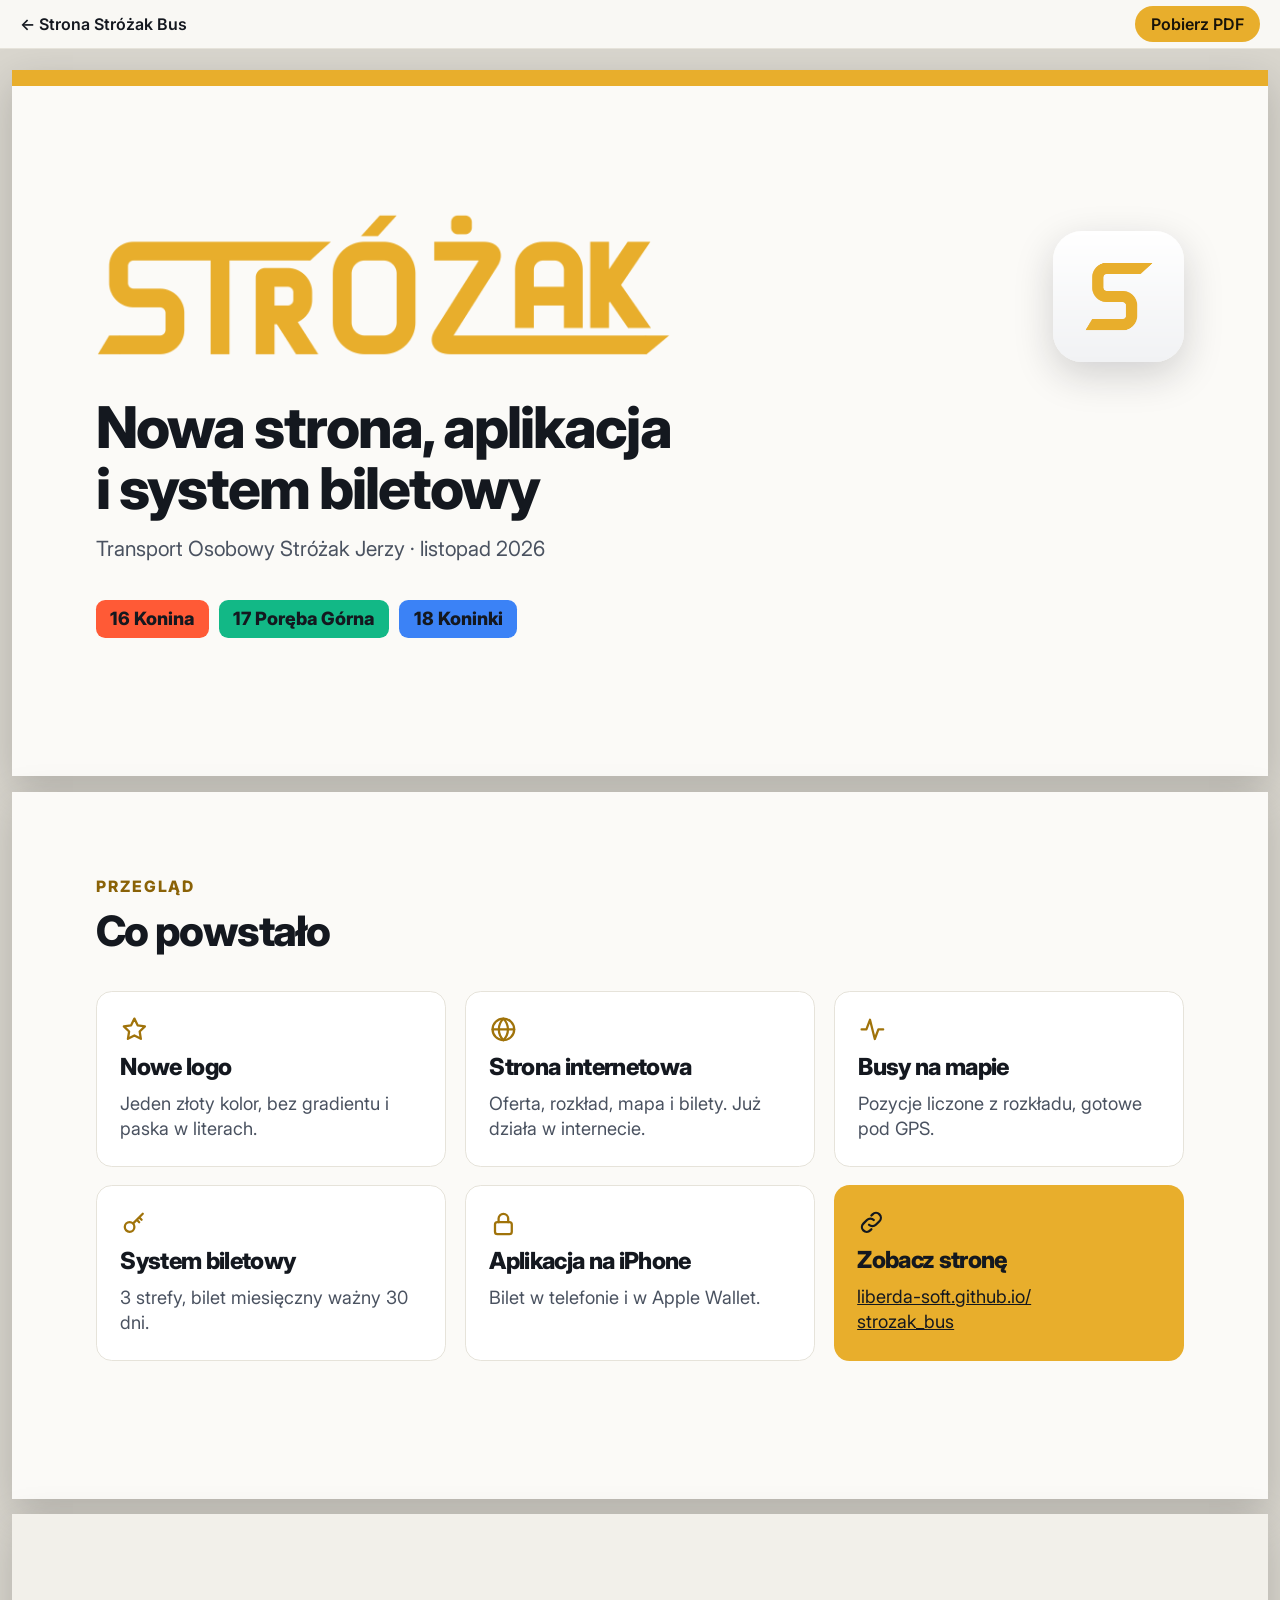
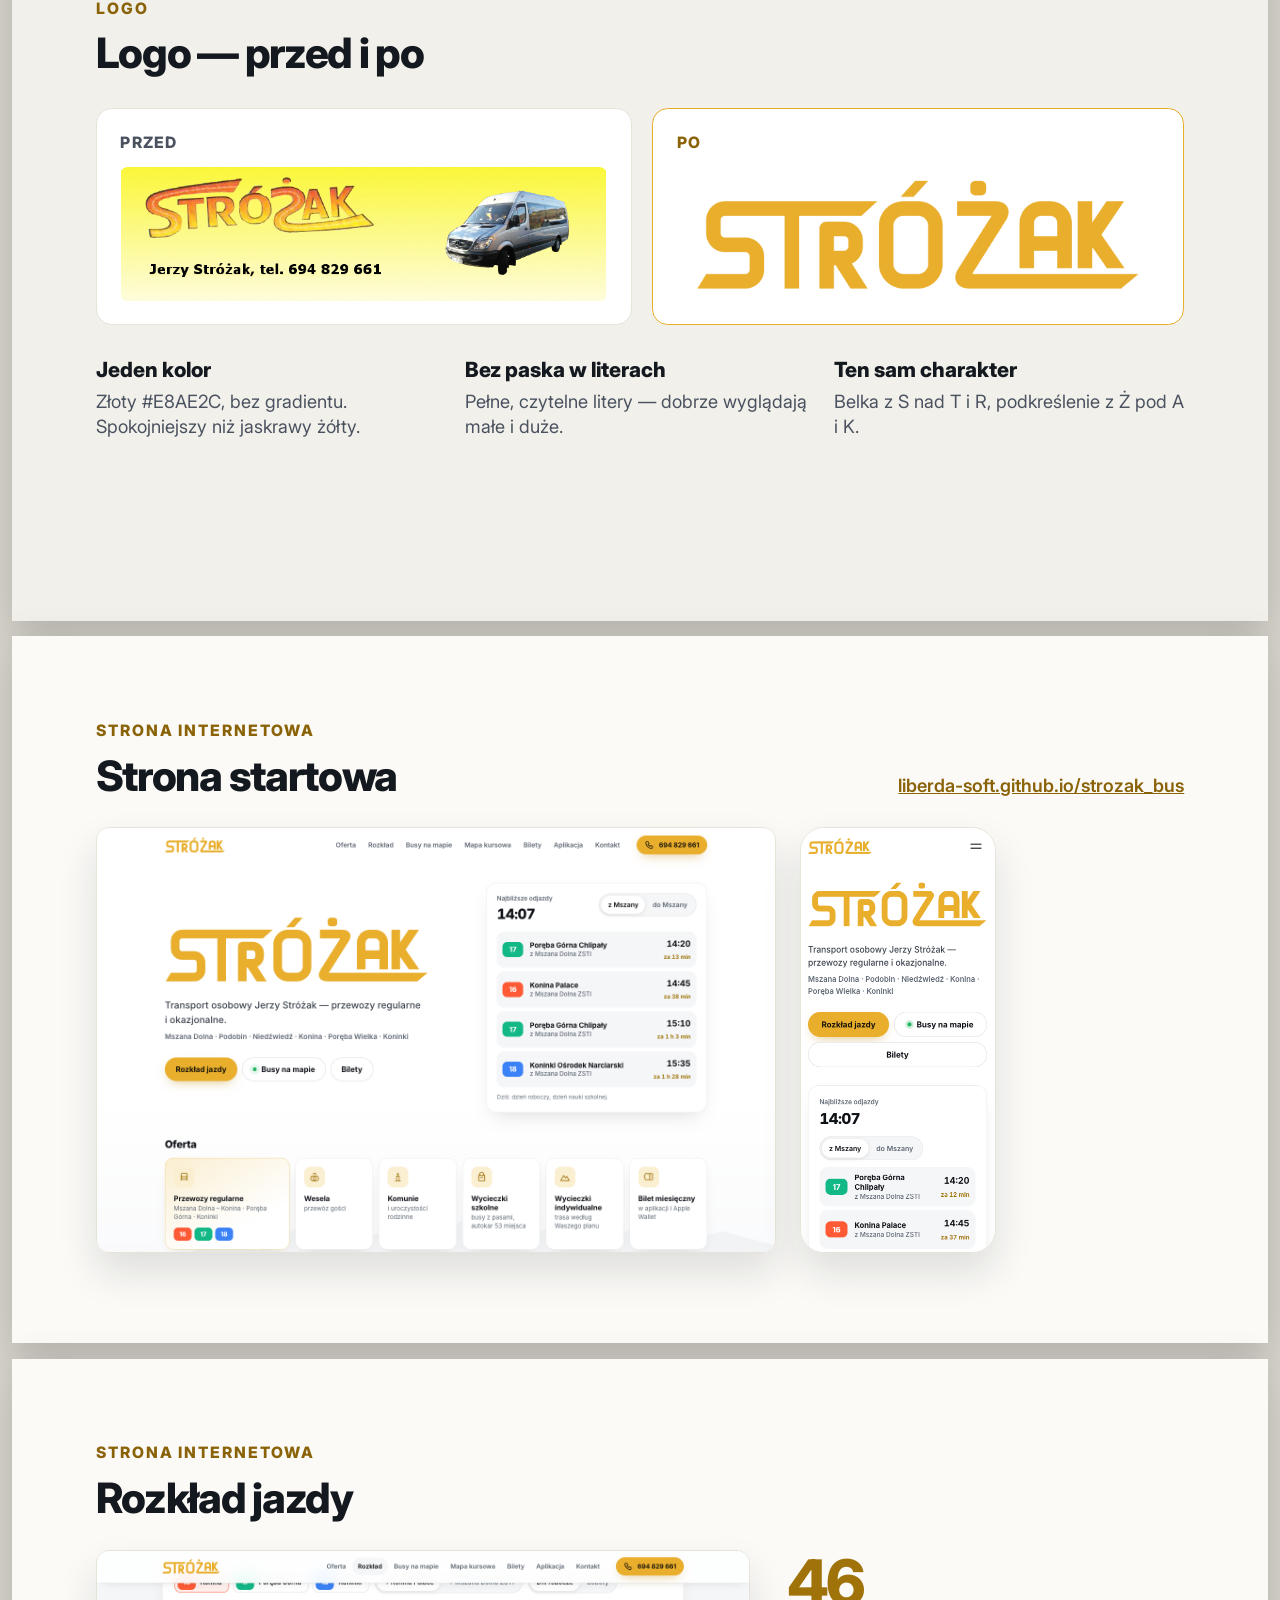
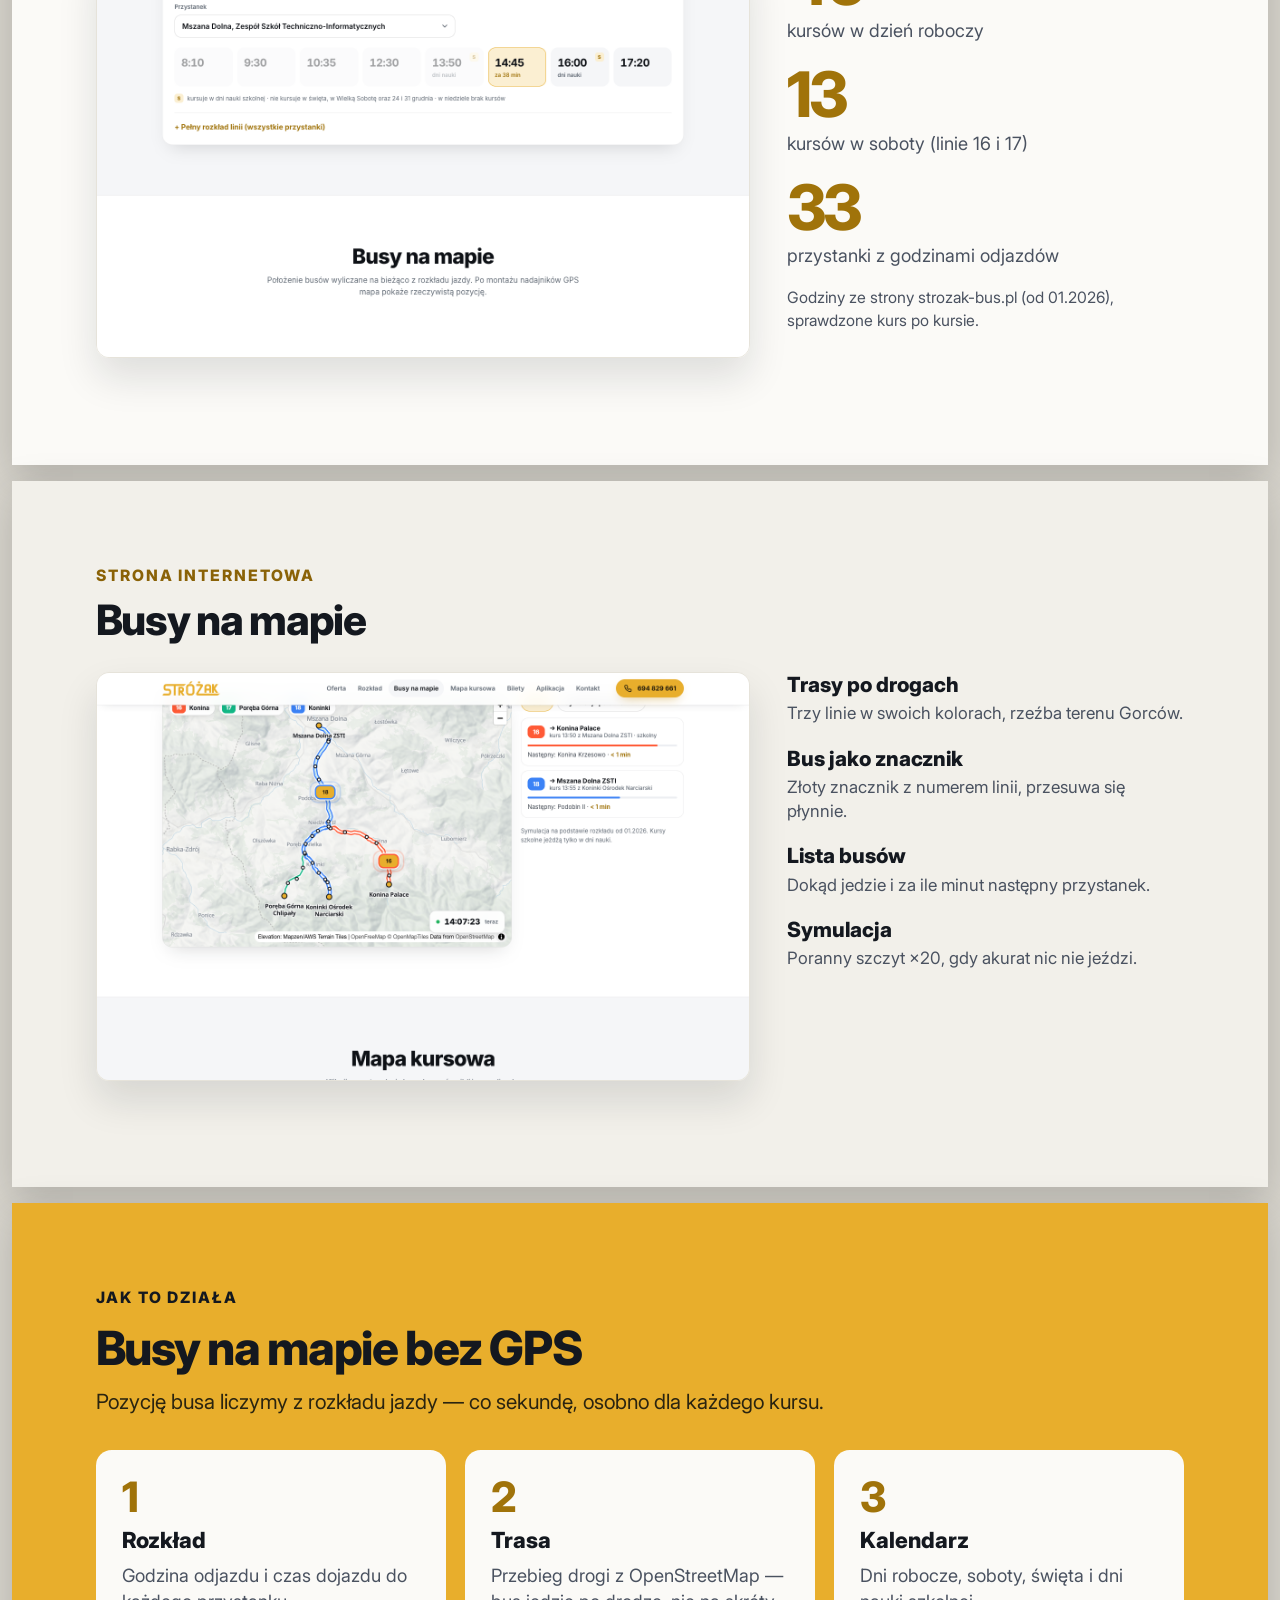
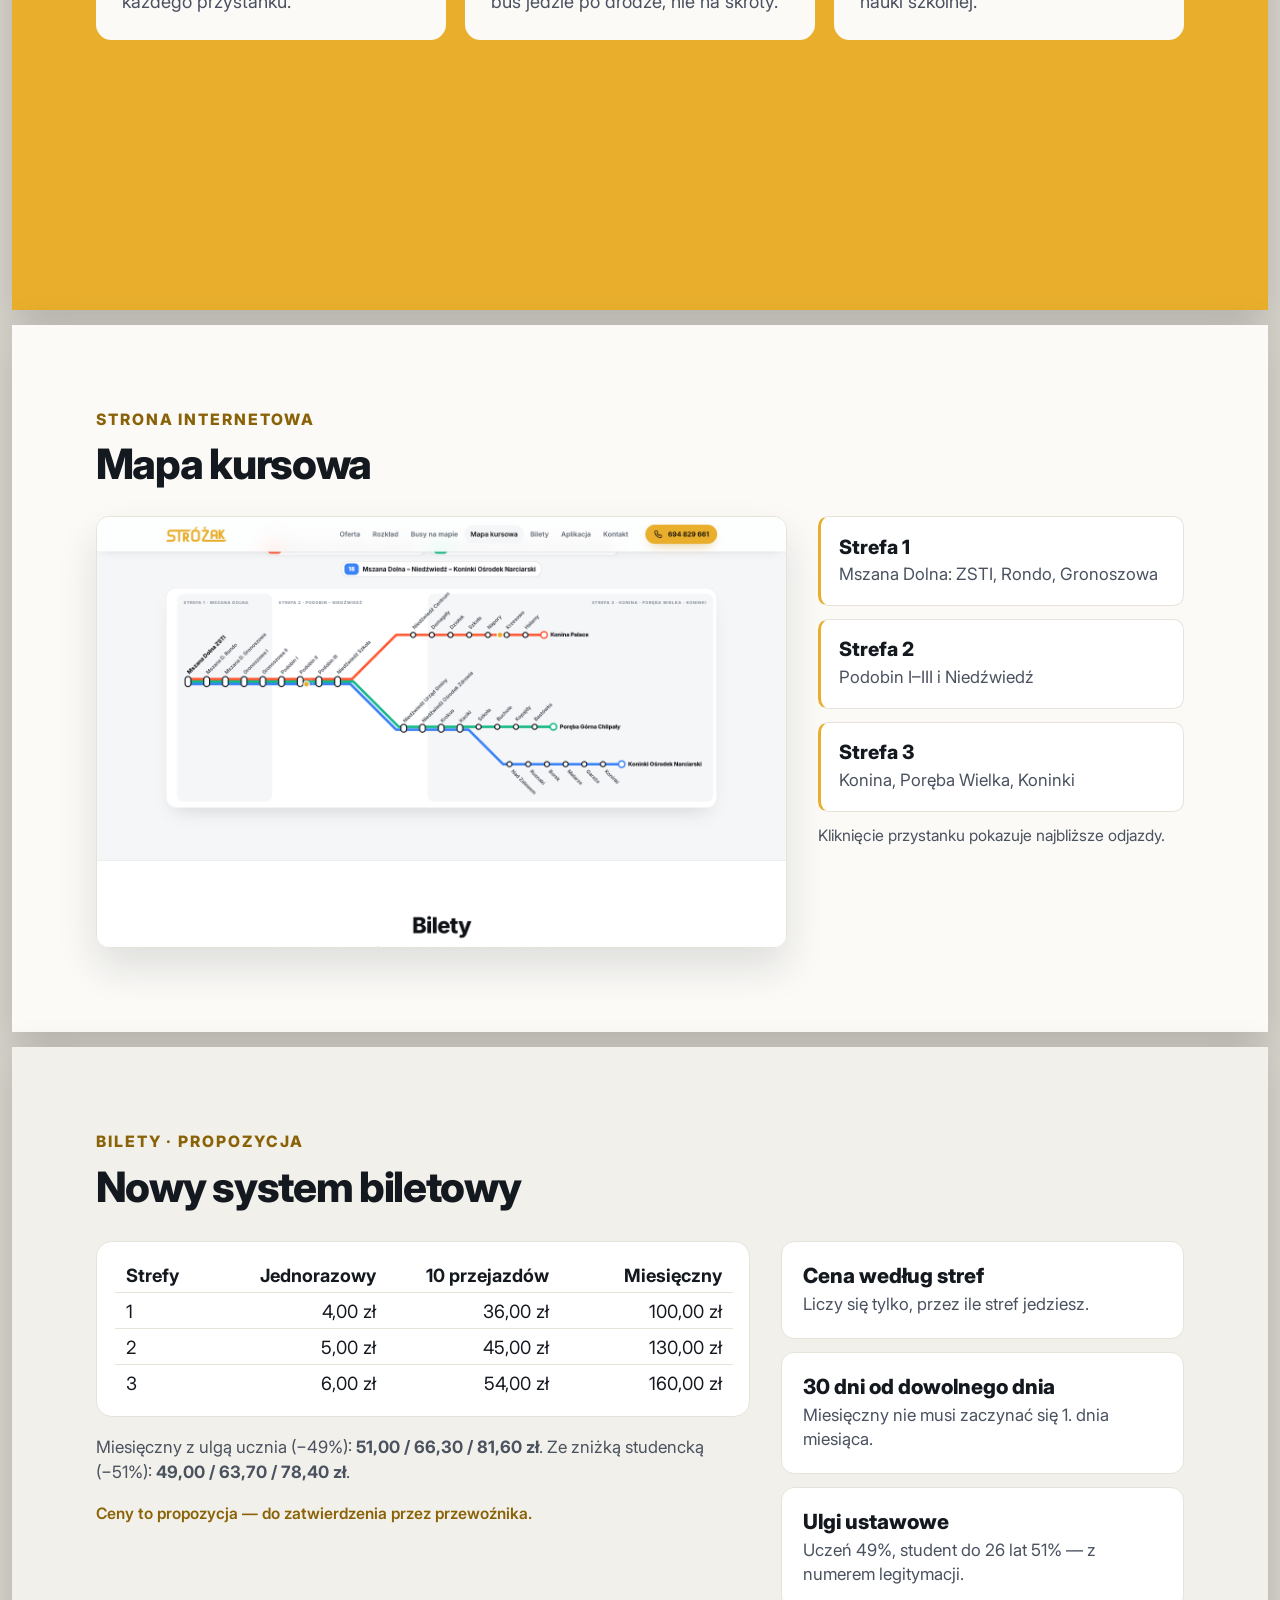
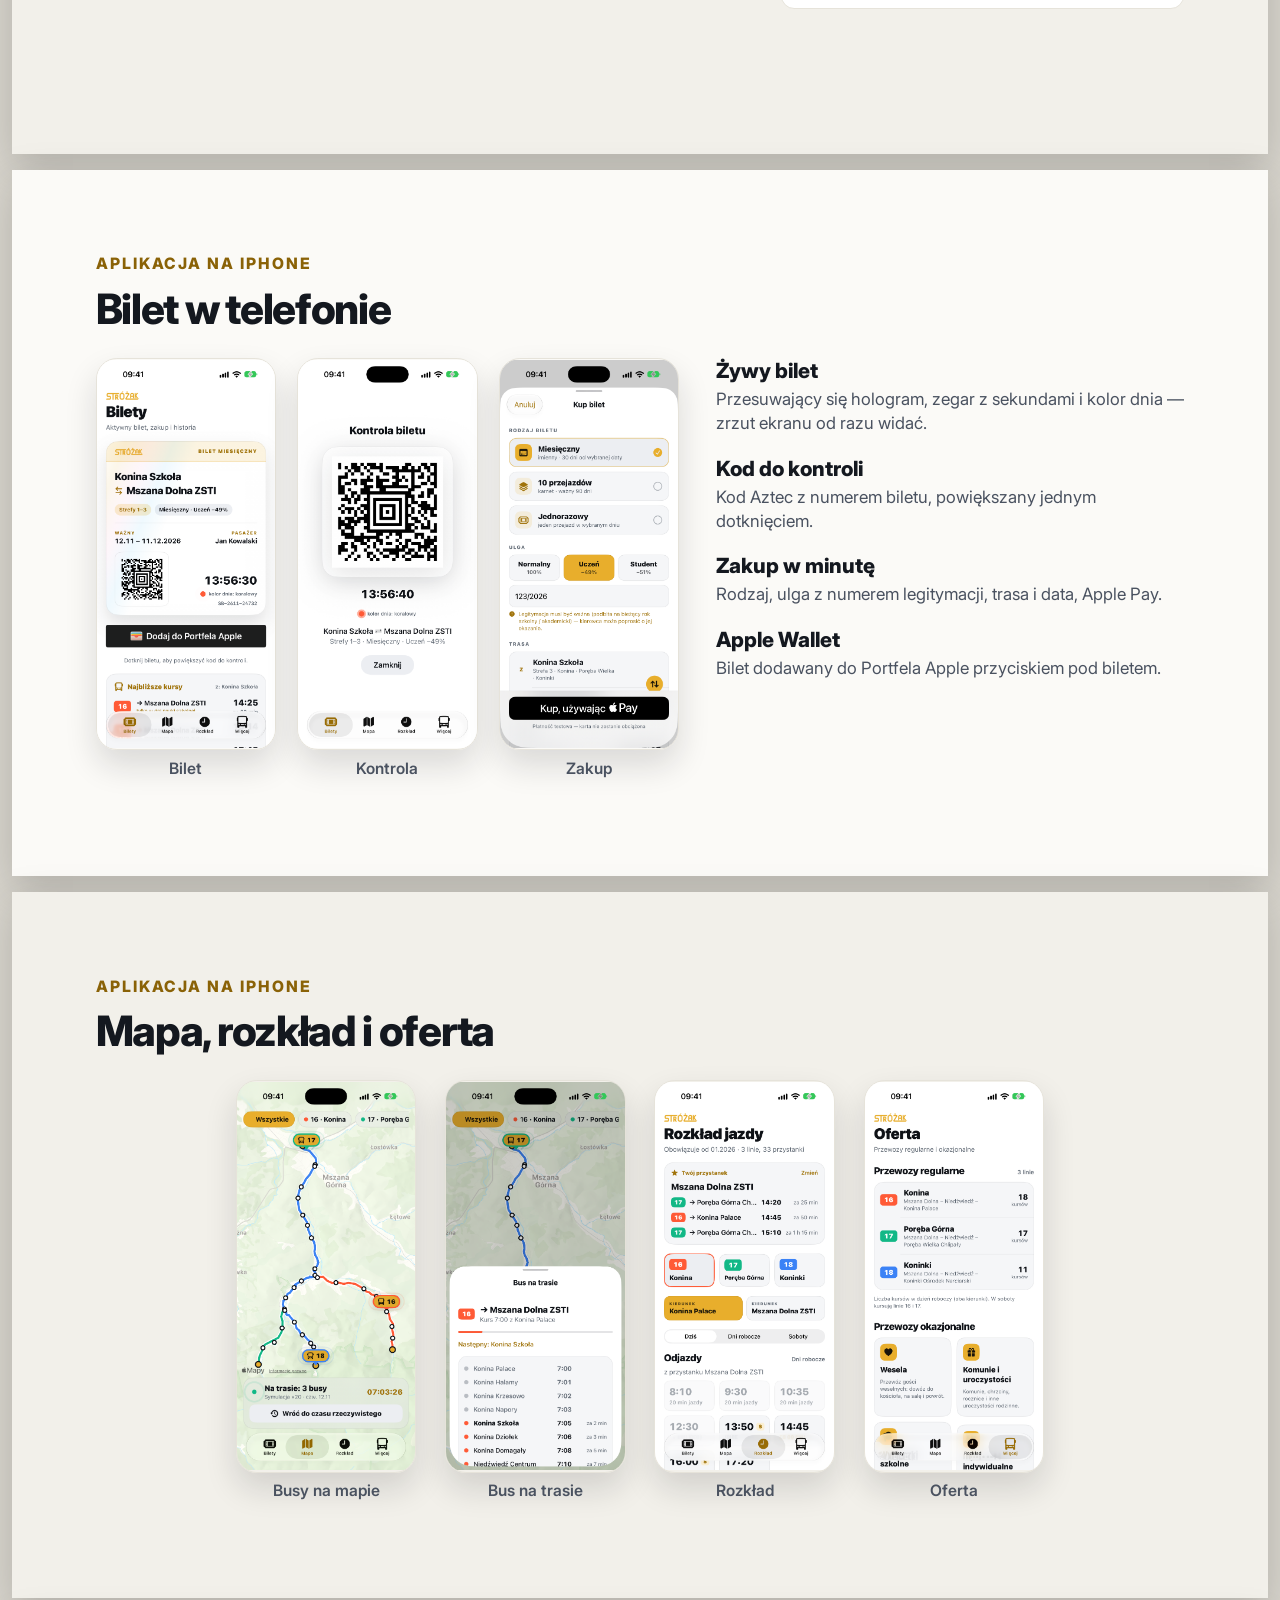
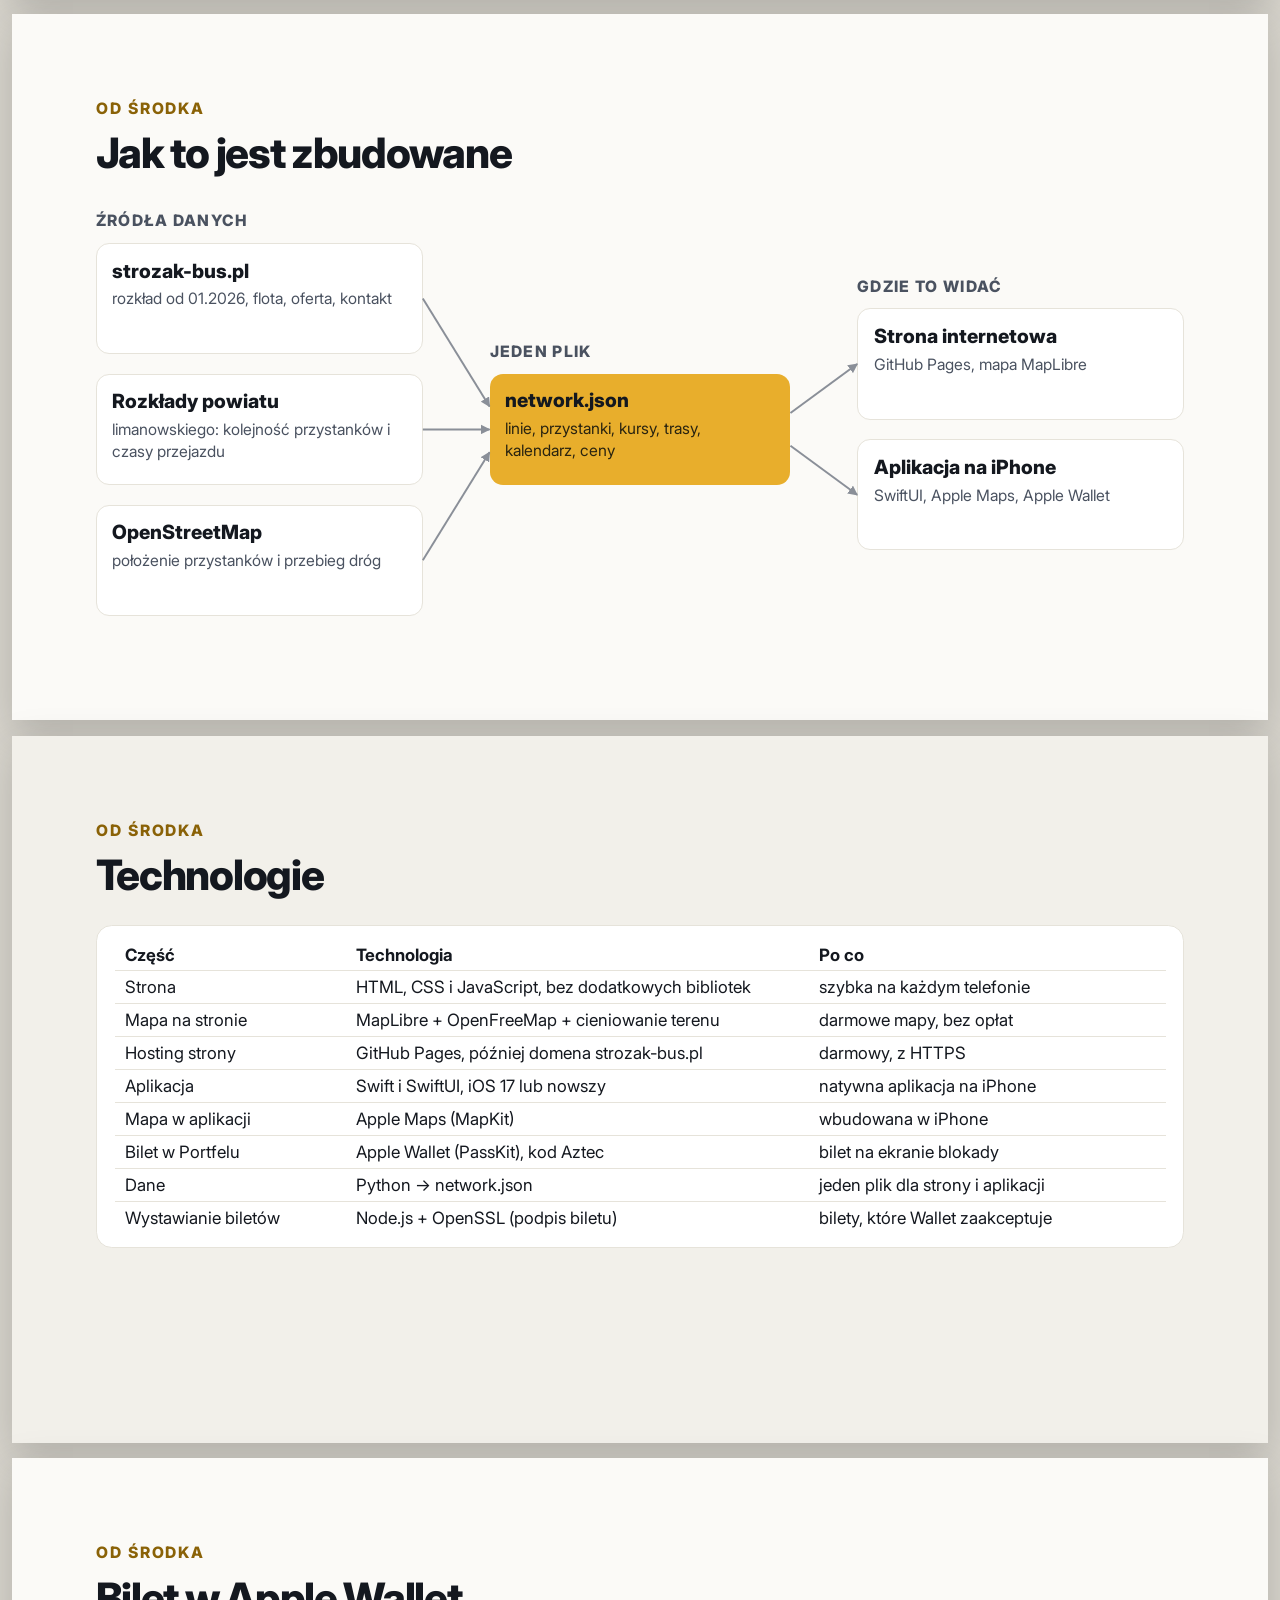
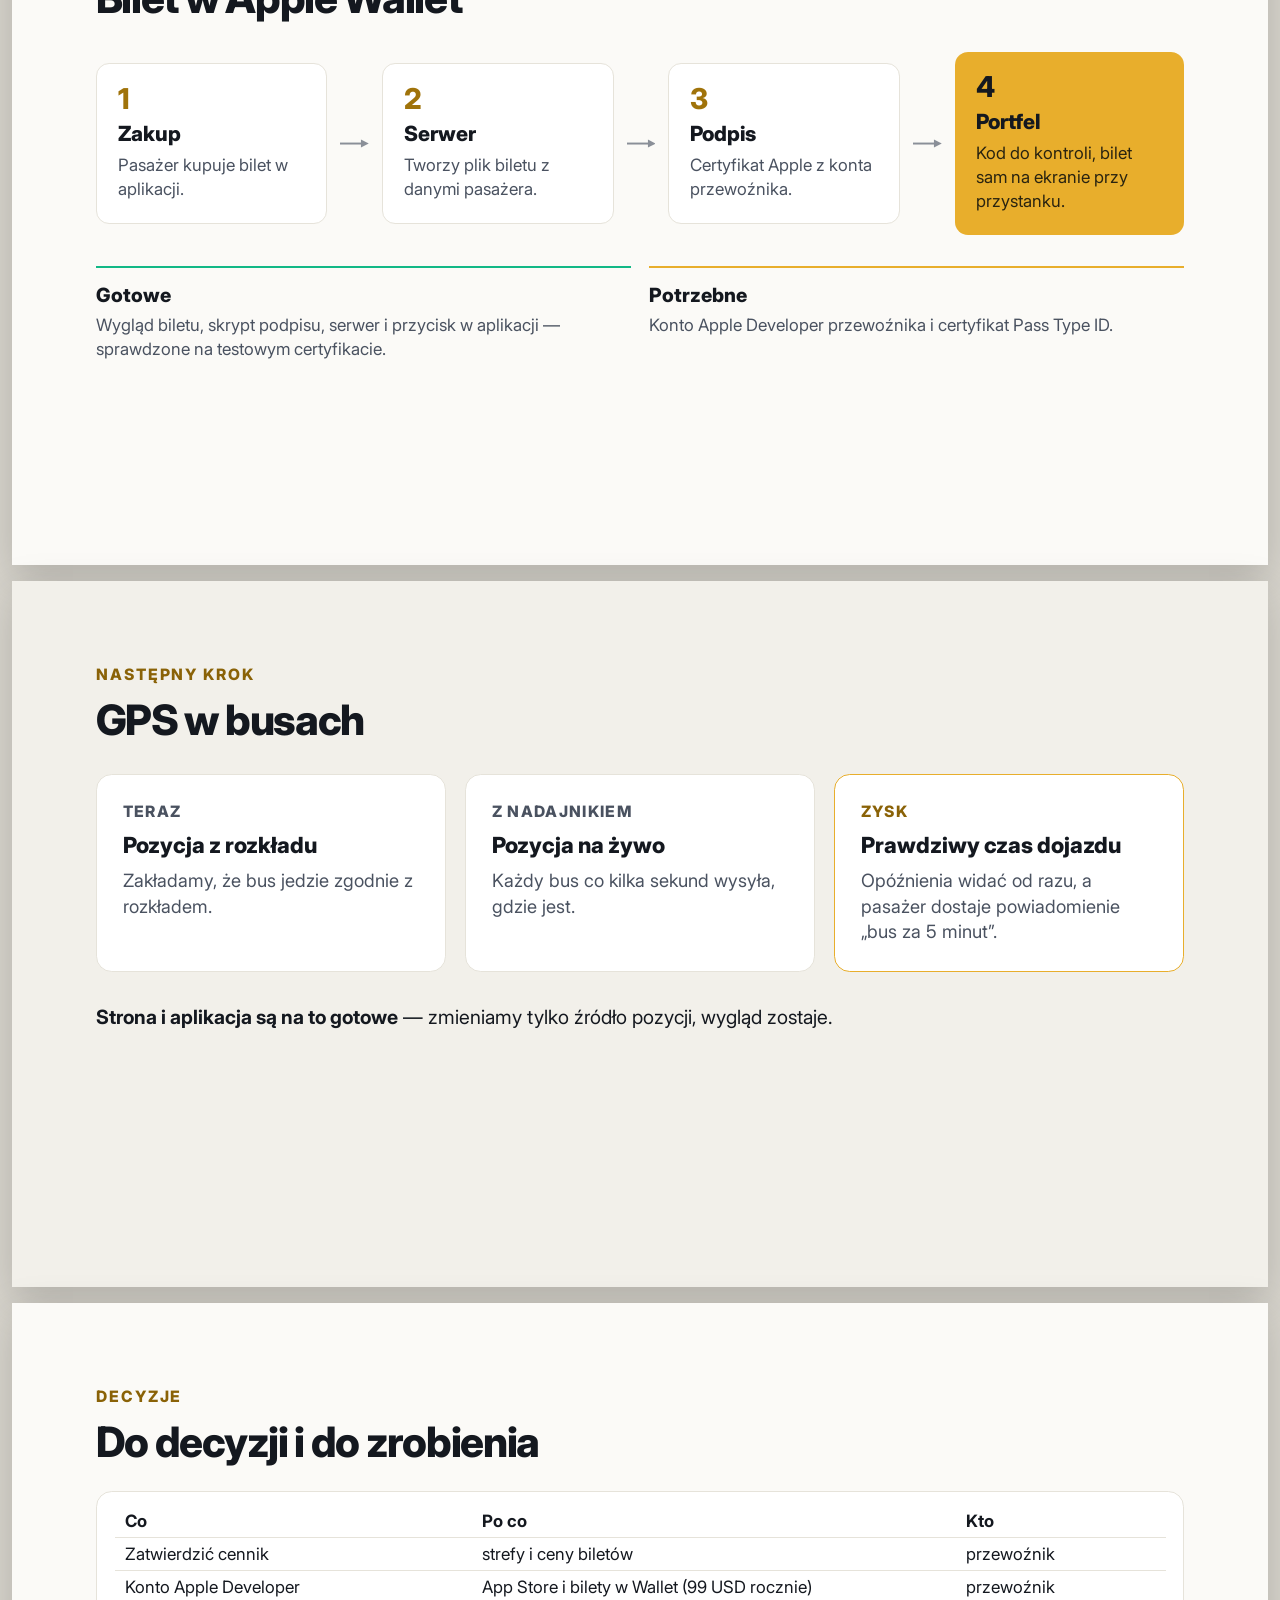
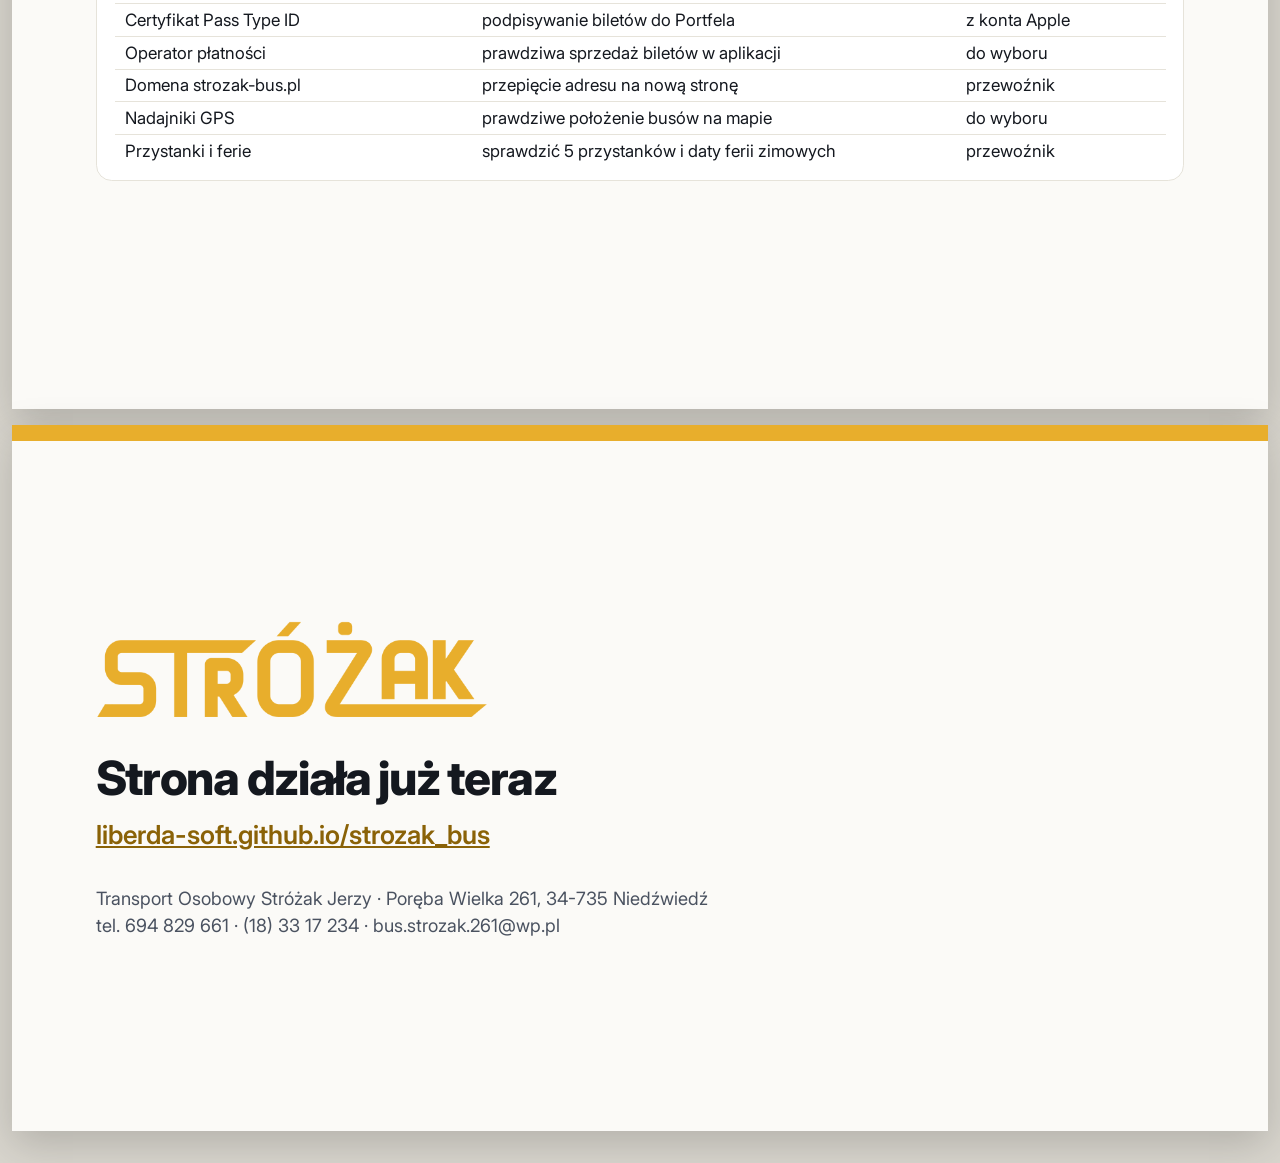
<file: prezentacja/index.html>
<!doctype html><html lang="pl"><head><meta charset="utf-8"><meta name="viewport" content="width=device-width, initial-scale=1">
<meta name="robots" content="noindex">
<link rel="icon" type="image/png" href="../assets/img/favicon.png"><title>Stróżak Bus — nowa strona i aplikacja</title><link rel="stylesheet" href="https://fonts.googleapis.com/css2?family=Inter:wght@400;600;800&display=swap"><style>
@page { size: 1920px 1080px; margin: 0; }
* { box-sizing: border-box; }
html, body { margin: 0; padding: 0; background: #d9d6ce; }
body { font-family: 'Inter', Arial, sans-serif; -webkit-print-color-adjust: exact; print-color-adjust: exact; }
.slide { position: relative; width: 1920px; height: 1080px; overflow: hidden; break-after: page; page-break-after: always; margin: 0 auto; }
.slide div:not([style*="display"]) { display: flex; flex-direction: column; }
.slide p, .slide h1, .slide h2, .slide h3, .slide ul, .slide ol { margin: 0; }
.slide h1 { font-size: 96px; font-weight: 600; line-height: 1.1; }
.slide h2 { font-size: 64px; font-weight: 600; line-height: 1.15; }
.slide h3 { font-size: 44px; font-weight: 600; line-height: 1.2; }
.slide p { font-size: 32px; line-height: 1.4; }
.slide a { color: inherit; }
.slide table { border-collapse: collapse; }
.slide th, .slide td { padding: .35em .6em; border-bottom: 1px solid #E6E3DA; }
.slide tr:last-child td { border-bottom: none; }
.slide img { display: block; flex: none; }
.overlay { position: absolute; left: 0; top: 0; width: 1920px; height: 1080px; pointer-events: none; }
@media screen { .slide { margin: 24px auto; box-shadow: 0 20px 60px rgba(0,0,0,.18); } }

@media screen {
  .bar { position: sticky; top: 0; z-index: 10; display: flex; justify-content: space-between; gap: 16px; padding: 14px 20px; background: rgba(251,250,247,.94); backdrop-filter: blur(10px); border-bottom: 1px solid #E6E3DA; font: 600 16px 'Inter', Arial, sans-serif; }
  .bar a { color: #14181F; text-decoration: none; }
  .bar a:last-child { background: #E8AE2C; color: #17130A; padding: 8px 16px; border-radius: 999px; margin: -8px 0; }
  .deck { padding: 8px 0 24px; }
}
@media print { .bar { display: none; } }</style></head><body><div class="bar"><a href="../">← Strona Stróżak Bus</a><a href="Strozak-Bus-prezentacja.pdf" download>Pobierz PDF</a></div><div class="deck"><div class="slide" id="cover" data-transition="fade" style="display:flex; flex-direction:column; gap:56px; justify-content:center; padding:128px; background:#fbfaf7">
  <div style="position:absolute; top:0; left:0; width:1920px; height:24px; display:flex; flex-direction:column; background:#e8ae2c">
  </div>
  <img src="img/strozak-logo-2400.png" alt="Logo Stróżak" style="width:880px; height:233px; object-fit:contain">
  <div style="display:flex; flex-direction:column; gap:24px">
    <h1 style="font-family:Inter, Arial, sans-serif; font-size:88px; font-weight:800; line-height:1.05; letter-spacing:-3px; color:#14181f">Nowa strona, aplikacja<br>i system biletowy</h1>
    <p style="font-family:Inter, Arial, sans-serif; font-size:32px; color:#4a5260">Transport Osobowy Stróżak Jerzy · listopad 2026</p>
  </div>
  <div style="display:flex; flex-direction:row; gap:16px">
    <p style="padding:10px 22px; font-family:Inter, Arial, sans-serif; font-size:28px; font-weight:800; color:#14181f; background:#ff5a36; border-radius:14px">16 Konina</p>
    <p style="padding:10px 22px; font-family:Inter, Arial, sans-serif; font-size:28px; font-weight:800; color:#14181f; background:#12b886; border-radius:14px">17 Poręba Górna</p>
    <p style="padding:10px 22px; font-family:Inter, Arial, sans-serif; font-size:28px; font-weight:800; color:#14181f; background:#3b82f6; border-radius:14px">18 Koninki</p>
  </div>
  <img src="img/app-icon-1024.png" alt="Ikona aplikacji Stróżak" style="position:absolute; top:246.7px; right:128px; width:200px; height:200px; border-radius:44px; box-shadow:0 20px 60px #14181f2e">
  
</div>

<div class="slide" id="overview" data-transition="fade" style="background:#FBFAF7;color:#14181F;font-family:'Inter', Arial, sans-serif;padding:128px;display:flex;flex-direction:column;gap:56px">
<div style="display:flex;flex-direction:column;gap:16px">
<p style="font-size:24px;font-weight:800;letter-spacing:3px;text-transform:uppercase;color:#8A6207">Przegląd</p>
<h2 style="font-family:'Inter', Arial, sans-serif;font-size:64px;font-weight:800;letter-spacing:-2px;line-height:1.1">Co powstało</h2>
</div>
<div style="display:grid;grid-template-columns:1fr 1fr 1fr;gap:28px">
<div style="display:flex;flex-direction:column;gap:14px;background:#FFFFFF;border:1px solid #E6E3DA;border-radius:24px;padding:36px">
<svg viewBox="0 0 24 24" style="color:#A0730A;width:44px;height:44px;flex:none" fill="none" stroke="#A0730A" stroke-width="1.9" stroke-linecap="round" stroke-linejoin="round"><path d="M12 3l2.7 5.6 6.1.9-4.4 4.3 1 6.1L12 17l-5.4 2.9 1-6.1L3.2 9.5l6.1-.9z"/></svg>
<h3 style="font-size:36px;font-weight:800;letter-spacing:-1px">Nowe logo</h3>
<p style="font-size:28px;line-height:1.4;color:#4A5260">Jeden złoty kolor, bez gradientu i paska w literach.</p>
</div>
<div style="display:flex;flex-direction:column;gap:14px;background:#FFFFFF;border:1px solid #E6E3DA;border-radius:24px;padding:36px">
<svg viewBox="0 0 24 24" style="color:#A0730A;width:44px;height:44px;flex:none" fill="none" stroke="#A0730A" stroke-width="1.9" stroke-linecap="round" stroke-linejoin="round"><circle cx="12" cy="12" r="9"/><path d="M3 12h18M12 3c2.5 2.7 3.8 5.7 3.8 9s-1.3 6.3-3.8 9c-2.5-2.7-3.8-5.7-3.8-9S9.5 5.7 12 3z"/></svg>
<h3 style="font-size:36px;font-weight:800;letter-spacing:-1px">Strona internetowa</h3>
<p style="font-size:28px;line-height:1.4;color:#4A5260">Oferta, rozkład, mapa i bilety. Już działa w internecie.</p>
</div>
<div style="display:flex;flex-direction:column;gap:14px;background:#FFFFFF;border:1px solid #E6E3DA;border-radius:24px;padding:36px">
<svg viewBox="0 0 24 24" style="color:#A0730A;width:44px;height:44px;flex:none" fill="none" stroke="#A0730A" stroke-width="1.9" stroke-linecap="round" stroke-linejoin="round"><path d="M3 12h4l3-8 4 16 3-8h4"/></svg>
<h3 style="font-size:36px;font-weight:800;letter-spacing:-1px">Busy na mapie</h3>
<p style="font-size:28px;line-height:1.4;color:#4A5260">Pozycje liczone z rozkładu, gotowe pod GPS.</p>
</div>
<div style="display:flex;flex-direction:column;gap:14px;background:#FFFFFF;border:1px solid #E6E3DA;border-radius:24px;padding:36px">
<svg viewBox="0 0 24 24" style="color:#A0730A;width:44px;height:44px;flex:none" fill="none" stroke="#A0730A" stroke-width="1.9" stroke-linecap="round" stroke-linejoin="round"><circle cx="8" cy="15" r="4"/><path d="M11 12l8-8M16 7l2 2M14 9l2 2"/></svg>
<h3 style="font-size:36px;font-weight:800;letter-spacing:-1px">System biletowy</h3>
<p style="font-size:28px;line-height:1.4;color:#4A5260">3 strefy, bilet miesięczny ważny 30 dni.</p>
</div>
<div style="display:flex;flex-direction:column;gap:14px;background:#FFFFFF;border:1px solid #E6E3DA;border-radius:24px;padding:36px">
<svg viewBox="0 0 24 24" style="color:#A0730A;width:44px;height:44px;flex:none" fill="none" stroke="#A0730A" stroke-width="1.9" stroke-linecap="round" stroke-linejoin="round"><rect x="5" y="11" width="14" height="10" rx="2"/><path d="M8 11V8a4 4 0 0 1 8 0v3"/></svg>
<h3 style="font-size:36px;font-weight:800;letter-spacing:-1px">Aplikacja na iPhone</h3>
<p style="font-size:28px;line-height:1.4;color:#4A5260">Bilet w telefonie i w Apple Wallet.</p>
</div>
<div style="display:flex;flex-direction:column;gap:14px;background:#E8AE2C;border-radius:24px;padding:36px">
<svg viewBox="0 0 24 24" style="color:#14181F;width:44px;height:44px;flex:none" fill="none" stroke="#14181F" stroke-width="1.9" stroke-linecap="round" stroke-linejoin="round"><path d="M10 14a4 4 0 0 0 5.7 0l3-3a4 4 0 0 0-5.7-5.7l-1 1M14 10a4 4 0 0 0-5.7 0l-3 3a4 4 0 0 0 5.7 5.7l1-1"/></svg>
<h3 style="font-size:36px;font-weight:800;letter-spacing:-1px;color:#14181F">Zobacz stronę</h3>
<p style="font-size:28px;line-height:1.4;color:#14181F"><a href="https://liberda-soft.github.io/strozak_bus/">liberda-soft.github.io/<br>strozak_bus</a></p>
</div>
</div>

</div>

<div class="slide" id="logo" data-transition="fade" style="background:#F2F0EA;color:#14181F;font-family:'Inter', Arial, sans-serif;padding:128px;display:flex;flex-direction:column;gap:48px">
<div style="display:flex;flex-direction:column;gap:16px">
<p style="font-size:24px;font-weight:800;letter-spacing:3px;text-transform:uppercase;color:#8A6207">Logo</p>
<h2 style="font-family:'Inter', Arial, sans-serif;font-size:64px;font-weight:800;letter-spacing:-2px;line-height:1.1">Logo — przed i po</h2>
</div>
<div style="display:flex;gap:32px">
<div style="flex:1;display:flex;flex-direction:column;gap:20px;background:#FFFFFF;border:1px solid #E6E3DA;border-radius:24px;padding:36px">
<p style="font-size:24px;font-weight:800;letter-spacing:2px;text-transform:uppercase;color:#4A5260">Przed</p>
<img src="img/old-banner.jpg" alt="Stary baner z logo Stróżak z gradientem i paskiem w literach" style="width:744px;height:204px;object-fit:contain;border-radius:12px">
</div>
<div style="flex:1;display:flex;flex-direction:column;gap:20px;background:#FFFFFF;border:2px solid #E8AE2C;border-radius:24px;padding:36px">
<p style="font-size:24px;font-weight:800;letter-spacing:2px;text-transform:uppercase;color:#8A6207">Po</p>
<div style="display:flex;align-items:center;justify-content:center;height:204px">
<img src="img/strozak-logo-2400.png" alt="Nowe logo Stróżak w jednym złotym kolorze" style="width:680px;height:180px;object-fit:contain">
</div>
</div>
</div>
<div style="display:grid;grid-template-columns:1fr 1fr 1fr;gap:28px">
<div style="display:flex;flex-direction:column;gap:10px">
<h3 style="font-size:32px;font-weight:800">Jeden kolor</h3>
<p style="font-size:28px;line-height:1.4;color:#4A5260">Złoty #E8AE2C, bez gradientu. Spokojniejszy niż jaskrawy żółty.</p>
</div>
<div style="display:flex;flex-direction:column;gap:10px">
<h3 style="font-size:32px;font-weight:800">Bez paska w literach</h3>
<p style="font-size:28px;line-height:1.4;color:#4A5260">Pełne, czytelne litery — dobrze wyglądają małe i duże.</p>
</div>
<div style="display:flex;flex-direction:column;gap:10px">
<h3 style="font-size:32px;font-weight:800">Ten sam charakter</h3>
<p style="font-size:28px;line-height:1.4;color:#4A5260">Belka z S nad T i R, podkreślenie z Ż pod A i K.</p>
</div>
</div>

</div>

<div class="slide" id="strona" data-transition="fade" style="background:#FBFAF7;color:#14181F;font-family:'Inter', Arial, sans-serif;padding:128px;display:flex;flex-direction:column;gap:44px">
<div style="display:flex;justify-content:space-between;align-items:end">
<div style="display:flex;flex-direction:column;gap:16px">
<p style="font-size:24px;font-weight:800;letter-spacing:3px;text-transform:uppercase;color:#8A6207">Strona internetowa</p>
<h2 style="font-family:'Inter', Arial, sans-serif;font-size:64px;font-weight:800;letter-spacing:-2px;line-height:1.1">Strona startowa</h2>
</div>
<p style="font-size:28px;font-weight:600;color:#8A6207"><a href="https://liberda-soft.github.io/strozak_bus/">liberda-soft.github.io/strozak_bus</a></p>
</div>
<div style="display:flex;gap:36px;align-items:start">
<img src="img/site-top.png" alt="Strona startowa na komputerze: logo, oferta i najbliższe odjazdy" style="width:1040px;height:650px;object-fit:cover;border-radius:20px;border:1px solid #E6E3DA;box-shadow:0 30px 60px rgba(20,24,31,0.12)">
<img src="img/site-mobile.png" alt="Strona startowa na telefonie" style="width:300px;height:650px;object-fit:cover;border-radius:36px;border:1px solid #E6E3DA;box-shadow:0 30px 60px rgba(20,24,31,0.12)">
</div>

</div>

<div class="slide" id="rozklad" data-transition="fade" style="background:#FBFAF7;color:#14181F;font-family:'Inter', Arial, sans-serif;padding:128px;display:flex;flex-direction:column;gap:44px">
<div style="display:flex;flex-direction:column;gap:16px">
<p style="font-size:24px;font-weight:800;letter-spacing:3px;text-transform:uppercase;color:#8A6207">Strona internetowa</p>
<h2 style="font-family:'Inter', Arial, sans-serif;font-size:64px;font-weight:800;letter-spacing:-2px;line-height:1.1">Rozkład jazdy</h2>
</div>
<div style="display:flex;gap:56px;align-items:start">
<img src="img/site-rozklad.png" alt="Rozkład jazdy na stronie: wybór linii, kierunku, dnia i przystanku" style="width:1000px;height:625px;object-fit:cover;border-radius:20px;border:1px solid #E6E3DA;box-shadow:0 30px 60px rgba(20,24,31,0.12)">
<div style="flex:1;display:flex;flex-direction:column;gap:28px">
<div style="display:flex;flex-direction:column;gap:4px">
<p style="font-size:96px;font-weight:800;letter-spacing:-4px;line-height:1.05;color:#A0730A">46</p>
<p style="font-size:28px;color:#4A5260">kursów w dzień roboczy</p>
</div>
<div style="display:flex;flex-direction:column;gap:4px">
<p style="font-size:96px;font-weight:800;letter-spacing:-4px;line-height:1.05;color:#A0730A">13</p>
<p style="font-size:28px;color:#4A5260">kursów w soboty (linie 16 i 17)</p>
</div>
<div style="display:flex;flex-direction:column;gap:4px">
<p style="font-size:96px;font-weight:800;letter-spacing:-4px;line-height:1.05;color:#A0730A">33</p>
<p style="font-size:28px;color:#4A5260">przystanki z godzinami odjazdów</p>
</div>
<p style="font-size:24px;line-height:1.45;color:#4A5260">Godziny ze strony strozak-bus.pl (od 01.2026), sprawdzone kurs po kursie.</p>
</div>
</div>

</div>

<div class="slide" id="mapa" data-transition="fade" style="background:#F2F0EA;color:#14181F;font-family:'Inter', Arial, sans-serif;padding:128px;display:flex;flex-direction:column;gap:44px">
<div style="display:flex;flex-direction:column;gap:16px">
<p style="font-size:24px;font-weight:800;letter-spacing:3px;text-transform:uppercase;color:#8A6207">Strona internetowa</p>
<h2 style="font-family:'Inter', Arial, sans-serif;font-size:64px;font-weight:800;letter-spacing:-2px;line-height:1.1">Busy na mapie</h2>
</div>
<div style="display:flex;gap:56px;align-items:start">
<img src="img/site-live.png" alt="Mapa z trasami trzech linii, przystankami i busami w trasie" style="width:1000px;height:625px;object-fit:cover;border-radius:20px;border:1px solid #E6E3DA;box-shadow:0 30px 60px rgba(20,24,31,0.12)">
<div style="flex:1;display:flex;flex-direction:column;gap:30px">
<div style="display:flex;flex-direction:column;gap:8px">
<h3 style="font-size:32px;font-weight:800">Trasy po drogach</h3>
<p style="font-size:26px;line-height:1.4;color:#4A5260">Trzy linie w swoich kolorach, rzeźba terenu Gorców.</p>
</div>
<div style="display:flex;flex-direction:column;gap:8px">
<h3 style="font-size:32px;font-weight:800">Bus jako znacznik</h3>
<p style="font-size:26px;line-height:1.4;color:#4A5260">Złoty znacznik z numerem linii, przesuwa się płynnie.</p>
</div>
<div style="display:flex;flex-direction:column;gap:8px">
<h3 style="font-size:32px;font-weight:800">Lista busów</h3>
<p style="font-size:26px;line-height:1.4;color:#4A5260">Dokąd jedzie i za ile minut następny przystanek.</p>
</div>
<div style="display:flex;flex-direction:column;gap:8px">
<h3 style="font-size:32px;font-weight:800">Symulacja</h3>
<p style="font-size:26px;line-height:1.4;color:#4A5260">Poranny szczyt ×20, gdy akurat nic nie jeździ.</p>
</div>
</div>
</div>

</div>

<div class="slide" id="jak-liczymy" data-transition="fade" style="background:#E8AE2C;color:#14181F;font-family:'Inter', Arial, sans-serif;padding:128px;display:flex;flex-direction:column;gap:52px">
<div style="display:flex;flex-direction:column;gap:20px">
<p style="font-size:24px;font-weight:800;letter-spacing:3px;text-transform:uppercase;color:#14181F">Jak to działa</p>
<h2 style="font-family:'Inter', Arial, sans-serif;font-size:72px;font-weight:800;letter-spacing:-2px;line-height:1.1">Busy na mapie bez GPS</h2>
<p style="font-size:32px;line-height:1.4;color:#2A2410">Pozycję busa liczymy z rozkładu jazdy — co sekundę, osobno dla każdego kursu.</p>
</div>
<div style="display:grid;grid-template-columns:1fr 1fr 1fr;gap:28px">
<div style="display:flex;flex-direction:column;gap:14px;background:#FBFAF7;border-radius:24px;padding:40px">
<p style="font-size:64px;font-weight:800;line-height:1;color:#A0730A">1</p>
<h3 style="font-size:34px;font-weight:800">Rozkład</h3>
<p style="font-size:28px;line-height:1.4;color:#4A5260">Godzina odjazdu i czas dojazdu do każdego przystanku.</p>
</div>
<div style="display:flex;flex-direction:column;gap:14px;background:#FBFAF7;border-radius:24px;padding:40px">
<p style="font-size:64px;font-weight:800;line-height:1;color:#A0730A">2</p>
<h3 style="font-size:34px;font-weight:800">Trasa</h3>
<p style="font-size:28px;line-height:1.4;color:#4A5260">Przebieg drogi z OpenStreetMap — bus jedzie po drodze, nie na skróty.</p>
</div>
<div style="display:flex;flex-direction:column;gap:14px;background:#FBFAF7;border-radius:24px;padding:40px">
<p style="font-size:64px;font-weight:800;line-height:1;color:#A0730A">3</p>
<h3 style="font-size:34px;font-weight:800">Kalendarz</h3>
<p style="font-size:28px;line-height:1.4;color:#4A5260">Dni robocze, soboty, święta i dni nauki szkolnej.</p>
</div>
</div>

</div>

<div class="slide" id="schemat" data-transition="fade" style="background:#FBFAF7;color:#14181F;font-family:'Inter', Arial, sans-serif;padding:128px;display:flex;flex-direction:column;gap:44px">
<div style="display:flex;flex-direction:column;gap:16px">
<p style="font-size:24px;font-weight:800;letter-spacing:3px;text-transform:uppercase;color:#8A6207">Strona internetowa</p>
<h2 style="font-family:'Inter', Arial, sans-serif;font-size:64px;font-weight:800;letter-spacing:-2px;line-height:1.1">Mapa kursowa</h2>
</div>
<div style="display:flex;gap:48px;align-items:start">
<img src="img/site-siec.png" alt="Schemat linii 16, 17 i 18 z przystankami i strefami" style="width:1056px;height:660px;object-fit:cover;border-radius:20px;border:1px solid #E6E3DA;box-shadow:0 30px 60px rgba(20,24,31,0.12)">
<div style="flex:1;display:flex;flex-direction:column;gap:20px">
<div style="display:flex;flex-direction:column;gap:6px;background:#FFFFFF;border:1px solid #E6E3DA;border-left:6px solid #E8AE2C;border-radius:16px;padding:28px">
<h3 style="font-size:30px;font-weight:800">Strefa 1</h3>
<p style="font-size:26px;line-height:1.4;color:#4A5260">Mszana Dolna: ZSTI, Rondo, Gronoszowa</p>
</div>
<div style="display:flex;flex-direction:column;gap:6px;background:#FFFFFF;border:1px solid #E6E3DA;border-left:6px solid #E8AE2C;border-radius:16px;padding:28px">
<h3 style="font-size:30px;font-weight:800">Strefa 2</h3>
<p style="font-size:26px;line-height:1.4;color:#4A5260">Podobin I–III i Niedźwiedź</p>
</div>
<div style="display:flex;flex-direction:column;gap:6px;background:#FFFFFF;border:1px solid #E6E3DA;border-left:6px solid #E8AE2C;border-radius:16px;padding:28px">
<h3 style="font-size:30px;font-weight:800">Strefa 3</h3>
<p style="font-size:26px;line-height:1.4;color:#4A5260">Konina, Poręba Wielka, Koninki</p>
</div>
<p style="font-size:24px;line-height:1.45;color:#4A5260">Kliknięcie przystanku pokazuje najbliższe odjazdy.</p>
</div>
</div>

</div>

<div class="slide" id="bilety" data-transition="fade" style="background:#F2F0EA;color:#14181F;font-family:'Inter', Arial, sans-serif;padding:128px;display:flex;flex-direction:column;gap:48px">
<div style="display:flex;flex-direction:column;gap:16px">
<p style="font-size:24px;font-weight:800;letter-spacing:3px;text-transform:uppercase;color:#8A6207">Bilety · propozycja</p>
<h2 style="font-family:'Inter', Arial, sans-serif;font-size:64px;font-weight:800;letter-spacing:-2px;line-height:1.1">Nowy system biletowy</h2>
</div>
<div style="display:flex;gap:48px;align-items:start">
<div style="display:flex;flex-direction:column;gap:28px;width:1000px">
<div style="background:#FFFFFF;border:1px solid #E6E3DA;border-radius:24px;padding:24px 28px">
<table style="font-family:'Inter', Arial, sans-serif;font-size:28px;color:#14181F;width:944px">
<tr><th style="width:18%;text-align:left">Strefy</th><th style="width:26%;text-align:right">Jednorazowy</th><th style="width:28%;text-align:right">10 przejazdów</th><th style="width:28%;text-align:right">Miesięczny</th></tr>
<tr><td>1</td><td style="text-align:right">4,00 zł</td><td style="text-align:right">36,00 zł</td><td style="text-align:right">100,00 zł</td></tr>
<tr><td>2</td><td style="text-align:right">5,00 zł</td><td style="text-align:right">45,00 zł</td><td style="text-align:right">130,00 zł</td></tr>
<tr><td>3</td><td style="text-align:right">6,00 zł</td><td style="text-align:right">54,00 zł</td><td style="text-align:right">160,00 zł</td></tr>
</table>
</div>
<p style="font-size:26px;line-height:1.45;color:#4A5260">Miesięczny z ulgą ucznia (−49%): <b>51,00 / 66,30 / 81,60 zł</b>. Ze zniżką studencką (−51%): <b>49,00 / 63,70 / 78,40 zł</b>.</p>
<p style="font-size:24px;line-height:1.45;color:#8A6207;font-weight:600">Ceny to propozycja — do zatwierdzenia przez przewoźnika.</p>
</div>
<div style="flex:1;display:flex;flex-direction:column;gap:20px">
<div style="display:flex;flex-direction:column;gap:8px;background:#FFFFFF;border:1px solid #E6E3DA;border-radius:20px;padding:32px">
<h3 style="font-size:32px;font-weight:800">Cena według stref</h3>
<p style="font-size:26px;line-height:1.4;color:#4A5260">Liczy się tylko, przez ile stref jedziesz.</p>
</div>
<div style="display:flex;flex-direction:column;gap:8px;background:#FFFFFF;border:1px solid #E6E3DA;border-radius:20px;padding:32px">
<h3 style="font-size:32px;font-weight:800">30 dni od dowolnego dnia</h3>
<p style="font-size:26px;line-height:1.4;color:#4A5260">Miesięczny nie musi zaczynać się 1. dnia miesiąca.</p>
</div>
<div style="display:flex;flex-direction:column;gap:8px;background:#FFFFFF;border:1px solid #E6E3DA;border-radius:20px;padding:32px">
<h3 style="font-size:32px;font-weight:800">Ulgi ustawowe</h3>
<p style="font-size:26px;line-height:1.4;color:#4A5260">Uczeń 49%, student do 26 lat 51% — z numerem legitymacji.</p>
</div>
</div>
</div>

</div>

<div class="slide" id="app-bilet" data-transition="fade" style="background:#FBFAF7;color:#14181F;font-family:'Inter', Arial, sans-serif;padding:128px;display:flex;flex-direction:column;gap:40px">
<div style="display:flex;flex-direction:column;gap:16px">
<p style="font-size:24px;font-weight:800;letter-spacing:3px;text-transform:uppercase;color:#8A6207">Aplikacja na iPhone</p>
<h2 style="font-family:'Inter', Arial, sans-serif;font-size:64px;font-weight:800;letter-spacing:-2px;line-height:1.1">Bilet w telefonie</h2>
</div>
<div style="display:flex;gap:56px;align-items:start">
<div style="display:flex;gap:32px">
<div style="display:flex;flex-direction:column;gap:12px;align-items:center">
<img src="img/01-bilety.png" alt="Aplikacja: aktywny bilet miesięczny z kodem i zegarem" style="width:276px;height:600px;object-fit:contain;border-radius:32px;border:1px solid #E6E3DA;box-shadow:0 24px 48px rgba(20,24,31,0.14)">
<p style="font-size:24px;font-weight:600;color:#4A5260">Bilet</p>
</div>
<div style="display:flex;flex-direction:column;gap:12px;align-items:center">
<img src="img/02-kontrola-biletu.png" alt="Aplikacja: powiększony kod biletu do kontroli" style="width:276px;height:600px;object-fit:contain;border-radius:32px;border:1px solid #E6E3DA;box-shadow:0 24px 48px rgba(20,24,31,0.14)">
<p style="font-size:24px;font-weight:600;color:#4A5260">Kontrola</p>
</div>
<div style="display:flex;flex-direction:column;gap:12px;align-items:center">
<img src="img/03-kup-bilet.png" alt="Aplikacja: zakup biletu z wyborem ulgi i trasy" style="width:276px;height:600px;object-fit:contain;border-radius:32px;border:1px solid #E6E3DA;box-shadow:0 24px 48px rgba(20,24,31,0.14)">
<p style="font-size:24px;font-weight:600;color:#4A5260">Zakup</p>
</div>
</div>
<div style="flex:1;display:flex;flex-direction:column;gap:30px">
<div style="display:flex;flex-direction:column;gap:8px">
<h3 style="font-size:32px;font-weight:800">Żywy bilet</h3>
<p style="font-size:26px;line-height:1.4;color:#4A5260">Przesuwający się hologram, zegar z sekundami i kolor dnia — zrzut ekranu od razu widać.</p>
</div>
<div style="display:flex;flex-direction:column;gap:8px">
<h3 style="font-size:32px;font-weight:800">Kod do kontroli</h3>
<p style="font-size:26px;line-height:1.4;color:#4A5260">Kod Aztec z numerem biletu, powiększany jednym dotknięciem.</p>
</div>
<div style="display:flex;flex-direction:column;gap:8px">
<h3 style="font-size:32px;font-weight:800">Zakup w minutę</h3>
<p style="font-size:26px;line-height:1.4;color:#4A5260">Rodzaj, ulga z numerem legitymacji, trasa i data, Apple Pay.</p>
</div>
<div style="display:flex;flex-direction:column;gap:8px">
<h3 style="font-size:32px;font-weight:800">Apple Wallet</h3>
<p style="font-size:26px;line-height:1.4;color:#4A5260">Bilet dodawany do Portfela Apple przyciskiem pod biletem.</p>
</div>
</div>
</div>

</div>

<div class="slide" id="app-reszta" data-transition="fade" style="background:#F2F0EA;color:#14181F;font-family:'Inter', Arial, sans-serif;padding:128px;display:flex;flex-direction:column;gap:40px">
<div style="display:flex;flex-direction:column;gap:16px">
<p style="font-size:24px;font-weight:800;letter-spacing:3px;text-transform:uppercase;color:#8A6207">Aplikacja na iPhone</p>
<h2 style="font-family:'Inter', Arial, sans-serif;font-size:64px;font-weight:800;letter-spacing:-2px;line-height:1.1">Mapa, rozkład i oferta</h2>
</div>
<div style="display:flex;gap:44px;justify-content:center">
<div style="display:flex;flex-direction:column;gap:12px;align-items:center">
<img src="img/04-mapa-na-zywo.png" alt="Aplikacja: mapa z trzema liniami i busami w trasie" style="width:276px;height:600px;object-fit:contain;border-radius:32px;border:1px solid #E6E3DA;box-shadow:0 24px 48px rgba(20,24,31,0.14)">
<p style="font-size:24px;font-weight:600;color:#4A5260">Busy na mapie</p>
</div>
<div style="display:flex;flex-direction:column;gap:12px;align-items:center">
<img src="img/05-bus-na-trasie.png" alt="Aplikacja: szczegóły busa z godzinami na kolejnych przystankach" style="width:276px;height:600px;object-fit:contain;border-radius:32px;border:1px solid #E6E3DA;box-shadow:0 24px 48px rgba(20,24,31,0.14)">
<p style="font-size:24px;font-weight:600;color:#4A5260">Bus na trasie</p>
</div>
<div style="display:flex;flex-direction:column;gap:12px;align-items:center">
<img src="img/06-rozklad.png" alt="Aplikacja: rozkład jazdy z odliczaniem minut" style="width:276px;height:600px;object-fit:contain;border-radius:32px;border:1px solid #E6E3DA;box-shadow:0 24px 48px rgba(20,24,31,0.14)">
<p style="font-size:24px;font-weight:600;color:#4A5260">Rozkład</p>
</div>
<div style="display:flex;flex-direction:column;gap:12px;align-items:center">
<img src="img/07-oferta.png" alt="Aplikacja: oferta przewozów regularnych i okazjonalnych" style="width:276px;height:600px;object-fit:contain;border-radius:32px;border:1px solid #E6E3DA;box-shadow:0 24px 48px rgba(20,24,31,0.14)">
<p style="font-size:24px;font-weight:600;color:#4A5260">Oferta</p>
</div>
</div>

</div>

<div class="slide" id="architektura" data-transition="fade" style="background:#FBFAF7;color:#14181F;font-family:'Inter', Arial, sans-serif;padding:128px;display:flex;flex-direction:column;gap:16px">
<p style="font-size:24px;font-weight:800;letter-spacing:3px;text-transform:uppercase;color:#8A6207">Od środka</p>
<h2 style="font-family:'Inter', Arial, sans-serif;font-size:64px;font-weight:800;letter-spacing:-2px;line-height:1.1">Jak to jest zbudowane</h2>
<p style="position:absolute;left:128px;top:300px;width:500px;font-size:24px;font-weight:800;letter-spacing:2px;text-transform:uppercase;color:#4A5260">Źródła danych</p>
<p style="position:absolute;left:730px;top:500px;width:460px;font-size:24px;font-weight:800;letter-spacing:2px;text-transform:uppercase;color:#4A5260">Jeden plik</p>
<p style="position:absolute;left:1292px;top:400px;width:500px;font-size:24px;font-weight:800;letter-spacing:2px;text-transform:uppercase;color:#4A5260">Gdzie to widać</p>
<div style="position:absolute;left:128px;top:350px;width:500px;height:170px;display:flex;flex-direction:column;gap:8px;background:#FFFFFF;border:1px solid #E6E3DA;border-radius:20px;padding:24px">
<h3 style="font-size:30px;font-weight:800">strozak-bus.pl</h3>
<p style="font-size:24px;line-height:1.4;color:#4A5260">rozkład od 01.2026, flota, oferta, kontakt</p>
</div>
<div style="position:absolute;left:128px;top:550px;width:500px;height:170px;display:flex;flex-direction:column;gap:8px;background:#FFFFFF;border:1px solid #E6E3DA;border-radius:20px;padding:24px">
<h3 style="font-size:30px;font-weight:800">Rozkłady powiatu</h3>
<p style="font-size:24px;line-height:1.4;color:#4A5260">limanowskiego: kolejność przystanków i czasy przejazdu</p>
</div>
<div style="position:absolute;left:128px;top:750px;width:500px;height:170px;display:flex;flex-direction:column;gap:8px;background:#FFFFFF;border:1px solid #E6E3DA;border-radius:20px;padding:24px">
<h3 style="font-size:30px;font-weight:800">OpenStreetMap</h3>
<p style="font-size:24px;line-height:1.4;color:#4A5260">położenie przystanków i przebieg dróg</p>
</div>
<div style="position:absolute;left:730px;top:550px;width:460px;height:170px;display:flex;flex-direction:column;gap:8px;background:#E8AE2C;border-radius:20px;padding:24px">
<h3 style="font-size:30px;font-weight:800;color:#14181F">network.json</h3>
<p style="font-size:24px;line-height:1.4;color:#2A2410">linie, przystanki, kursy, trasy, kalendarz, ceny</p>
</div>
<div style="position:absolute;left:1292px;top:450px;width:500px;height:170px;display:flex;flex-direction:column;gap:8px;background:#FFFFFF;border:1px solid #E6E3DA;border-radius:20px;padding:24px">
<h3 style="font-size:30px;font-weight:800">Strona internetowa</h3>
<p style="font-size:24px;line-height:1.4;color:#4A5260">GitHub Pages, mapa MapLibre</p>
</div>
<div style="position:absolute;left:1292px;top:650px;width:500px;height:170px;display:flex;flex-direction:column;gap:8px;background:#FFFFFF;border:1px solid #E6E3DA;border-radius:20px;padding:24px">
<h3 style="font-size:30px;font-weight:800">Aplikacja na iPhone</h3>
<p style="font-size:24px;line-height:1.4;color:#4A5260">SwiftUI, Apple Maps, Apple Wallet</p>
</div>






<svg class="overlay" viewBox="0 0 1920 1080"><defs><marker id="arrow" viewBox="0 0 10 10" refX="9" refY="5" markerWidth="5" markerHeight="5" orient="auto"><path d="M0 0L10 5L0 10z" fill="#8A8F98"/></marker></defs><line x1="628" y1="435" x2="730" y2="600" stroke="#8A8F98" stroke-width="3" marker-end="url(#arrow)"/><line x1="628" y1="635" x2="730" y2="635" stroke="#8A8F98" stroke-width="3" marker-end="url(#arrow)"/><line x1="628" y1="835" x2="730" y2="670" stroke="#8A8F98" stroke-width="3" marker-end="url(#arrow)"/><line x1="1190" y1="610" x2="1292" y2="535" stroke="#8A8F98" stroke-width="3" marker-end="url(#arrow)"/><line x1="1190" y1="660" x2="1292" y2="735" stroke="#8A8F98" stroke-width="3" marker-end="url(#arrow)"/></svg></div>

<div class="slide" id="technologie" data-transition="fade" style="background:#F2F0EA;color:#14181F;font-family:'Inter', Arial, sans-serif;padding:128px;display:flex;flex-direction:column;gap:40px">
<div style="display:flex;flex-direction:column;gap:16px">
<p style="font-size:24px;font-weight:800;letter-spacing:3px;text-transform:uppercase;color:#8A6207">Od środka</p>
<h2 style="font-family:'Inter', Arial, sans-serif;font-size:64px;font-weight:800;letter-spacing:-2px;line-height:1.1">Technologie</h2>
</div>
<div style="background:#FFFFFF;border:1px solid #E6E3DA;border-radius:24px;padding:20px 28px">
<table style="font-family:'Inter', Arial, sans-serif;font-size:26px;color:#14181F;width:1606px">
<tr><th style="width:22%;text-align:left">Część</th><th style="width:44%;text-align:left">Technologia</th><th style="width:34%;text-align:left">Po co</th></tr>
<tr><td>Strona</td><td>HTML, CSS i JavaScript, bez dodatkowych bibliotek</td><td>szybka na każdym telefonie</td></tr>
<tr><td>Mapa na stronie</td><td>MapLibre + OpenFreeMap + cieniowanie terenu</td><td>darmowe mapy, bez opłat</td></tr>
<tr><td>Hosting strony</td><td>GitHub Pages, później domena strozak-bus.pl</td><td>darmowy, z HTTPS</td></tr>
<tr><td>Aplikacja</td><td>Swift i SwiftUI, iOS 17 lub nowszy</td><td>natywna aplikacja na iPhone</td></tr>
<tr><td>Mapa w aplikacji</td><td>Apple Maps (MapKit)</td><td>wbudowana w iPhone</td></tr>
<tr><td>Bilet w Portfelu</td><td>Apple Wallet (PassKit), kod Aztec</td><td>bilet na ekranie blokady</td></tr>
<tr><td>Dane</td><td>Python → network.json</td><td>jeden plik dla strony i aplikacji</td></tr>
<tr><td>Wystawianie biletów</td><td>Node.js + OpenSSL (podpis biletu)</td><td>bilety, które Wallet zaakceptuje</td></tr>
</table>
</div>

</div>

<div class="slide" id="wallet" data-transition="fade" style="background:#FBFAF7;color:#14181F;font-family:'Inter', Arial, sans-serif;padding:128px;display:flex;flex-direction:column;gap:48px">
<div style="display:flex;flex-direction:column;gap:16px">
<p style="font-size:24px;font-weight:800;letter-spacing:3px;text-transform:uppercase;color:#8A6207">Od środka</p>
<h2 style="font-family:'Inter', Arial, sans-serif;font-size:64px;font-weight:800;letter-spacing:-2px;line-height:1.1">Bilet w Apple Wallet</h2>
</div>
<div style="display:flex;align-items:center;gap:20px">
<div style="flex:1;display:flex;flex-direction:column;gap:12px;background:#FFFFFF;border:1px solid #E6E3DA;border-radius:20px;padding:32px">
<p style="font-size:44px;font-weight:800;line-height:1;color:#A0730A">1</p>
<h3 style="font-size:32px;font-weight:800">Zakup</h3>
<p style="font-size:26px;line-height:1.4;color:#4A5260">Pasażer kupuje bilet w aplikacji.</p>
</div>
<svg width="44" height="20" viewBox="0 0 44 20" style="flex:none"><line x1="0" y1="10" x2="34" y2="10" stroke="#8A8F98" stroke-width="3"/><path d="M32 4 L44 10 L32 16 Z" fill="#8A8F98"/></svg>
<div style="flex:1;display:flex;flex-direction:column;gap:12px;background:#FFFFFF;border:1px solid #E6E3DA;border-radius:20px;padding:32px">
<p style="font-size:44px;font-weight:800;line-height:1;color:#A0730A">2</p>
<h3 style="font-size:32px;font-weight:800">Serwer</h3>
<p style="font-size:26px;line-height:1.4;color:#4A5260">Tworzy plik biletu z danymi pasażera.</p>
</div>
<svg width="44" height="20" viewBox="0 0 44 20" style="flex:none"><line x1="0" y1="10" x2="34" y2="10" stroke="#8A8F98" stroke-width="3"/><path d="M32 4 L44 10 L32 16 Z" fill="#8A8F98"/></svg>
<div style="flex:1;display:flex;flex-direction:column;gap:12px;background:#FFFFFF;border:1px solid #E6E3DA;border-radius:20px;padding:32px">
<p style="font-size:44px;font-weight:800;line-height:1;color:#A0730A">3</p>
<h3 style="font-size:32px;font-weight:800">Podpis</h3>
<p style="font-size:26px;line-height:1.4;color:#4A5260">Certyfikat Apple z konta przewoźnika.</p>
</div>
<svg width="44" height="20" viewBox="0 0 44 20" style="flex:none"><line x1="0" y1="10" x2="34" y2="10" stroke="#8A8F98" stroke-width="3"/><path d="M32 4 L44 10 L32 16 Z" fill="#8A8F98"/></svg>
<div style="flex:1;display:flex;flex-direction:column;gap:12px;background:#E8AE2C;border-radius:20px;padding:32px">
<p style="font-size:44px;font-weight:800;line-height:1;color:#14181F">4</p>
<h3 style="font-size:32px;font-weight:800;color:#14181F">Portfel</h3>
<p style="font-size:26px;line-height:1.4;color:#2A2410">Kod do kontroli, bilet sam na ekranie przy przystanku.</p>
</div>
</div>
<div style="display:flex;gap:28px">
<div style="flex:1;display:flex;flex-direction:column;gap:10px;border-top:4px solid #12B886;padding:24px 0 0 0">
<h3 style="font-size:30px;font-weight:800">Gotowe</h3>
<p style="font-size:26px;line-height:1.4;color:#4A5260">Wygląd biletu, skrypt podpisu, serwer i przycisk w aplikacji — sprawdzone na testowym certyfikacie.</p>
</div>
<div style="flex:1;display:flex;flex-direction:column;gap:10px;border-top:4px solid #E8AE2C;padding:24px 0 0 0">
<h3 style="font-size:30px;font-weight:800">Potrzebne</h3>
<p style="font-size:26px;line-height:1.4;color:#4A5260">Konto Apple Developer przewoźnika i certyfikat Pass Type ID.</p>
</div>
</div>

</div>

<div class="slide" id="gps" data-transition="fade" style="background:#F2F0EA;color:#14181F;font-family:'Inter', Arial, sans-serif;padding:128px;display:flex;flex-direction:column;gap:48px">
<div style="display:flex;flex-direction:column;gap:16px">
<p style="font-size:24px;font-weight:800;letter-spacing:3px;text-transform:uppercase;color:#8A6207">Następny krok</p>
<h2 style="font-family:'Inter', Arial, sans-serif;font-size:64px;font-weight:800;letter-spacing:-2px;line-height:1.1">GPS w busach</h2>
</div>
<div style="display:grid;grid-template-columns:1fr 1fr 1fr;gap:28px">
<div style="display:flex;flex-direction:column;gap:14px;background:#FFFFFF;border:1px solid #E6E3DA;border-radius:24px;padding:40px">
<p style="font-size:24px;font-weight:800;letter-spacing:2px;text-transform:uppercase;color:#4A5260">Teraz</p>
<h3 style="font-size:34px;font-weight:800">Pozycja z rozkładu</h3>
<p style="font-size:28px;line-height:1.4;color:#4A5260">Zakładamy, że bus jedzie zgodnie z rozkładem.</p>
</div>
<div style="display:flex;flex-direction:column;gap:14px;background:#FFFFFF;border:1px solid #E6E3DA;border-radius:24px;padding:40px">
<p style="font-size:24px;font-weight:800;letter-spacing:2px;text-transform:uppercase;color:#4A5260">Z nadajnikiem</p>
<h3 style="font-size:34px;font-weight:800">Pozycja na żywo</h3>
<p style="font-size:28px;line-height:1.4;color:#4A5260">Każdy bus co kilka sekund wysyła, gdzie jest.</p>
</div>
<div style="display:flex;flex-direction:column;gap:14px;background:#FFFFFF;border:2px solid #E8AE2C;border-radius:24px;padding:40px">
<p style="font-size:24px;font-weight:800;letter-spacing:2px;text-transform:uppercase;color:#8A6207">Zysk</p>
<h3 style="font-size:34px;font-weight:800">Prawdziwy czas dojazdu</h3>
<p style="font-size:28px;line-height:1.4;color:#4A5260">Opóźnienia widać od razu, a pasażer dostaje powiadomienie „bus za 5 minut”.</p>
</div>
</div>
<p style="font-size:30px;line-height:1.4;color:#14181F"><b>Strona i aplikacja są na to gotowe</b> — zmieniamy tylko źródło pozycji, wygląd zostaje.</p>

</div>

<div class="slide" id="potrzebne" data-transition="fade" style="background:#FBFAF7;color:#14181F;font-family:'Inter', Arial, sans-serif;padding:128px;display:flex;flex-direction:column;gap:40px">
<div style="display:flex;flex-direction:column;gap:16px">
<p style="font-size:24px;font-weight:800;letter-spacing:3px;text-transform:uppercase;color:#8A6207">Decyzje</p>
<h2 style="font-family:'Inter', Arial, sans-serif;font-size:64px;font-weight:800;letter-spacing:-2px;line-height:1.1">Do decyzji i do zrobienia</h2>
</div>
<div style="background:#FFFFFF;border:1px solid #E6E3DA;border-radius:24px;padding:20px 28px">
<table style="font-family:'Inter', Arial, sans-serif;font-size:26px;color:#14181F;width:1606px">
<tr><th style="width:34%;text-align:left">Co</th><th style="width:46%;text-align:left">Po co</th><th style="width:20%;text-align:left">Kto</th></tr>
<tr><td>Zatwierdzić cennik</td><td>strefy i ceny biletów</td><td>przewoźnik</td></tr>
<tr><td>Konto Apple Developer</td><td>App Store i bilety w Wallet (99 USD rocznie)</td><td>przewoźnik</td></tr>
<tr><td>Certyfikat Pass Type ID</td><td>podpisywanie biletów do Portfela</td><td>z konta Apple</td></tr>
<tr><td>Operator płatności</td><td>prawdziwa sprzedaż biletów w aplikacji</td><td>do wyboru</td></tr>
<tr><td>Domena strozak-bus.pl</td><td>przepięcie adresu na nową stronę</td><td>przewoźnik</td></tr>
<tr><td>Nadajniki GPS</td><td>prawdziwe położenie busów na mapie</td><td>do wyboru</td></tr>
<tr><td>Przystanki i ferie</td><td>sprawdzić 5 przystanków i daty ferii zimowych</td><td>przewoźnik</td></tr>
</table>
</div>

</div>

<div class="slide" id="koniec" data-transition="fade" style="background:#FBFAF7;color:#14181F;font-family:'Inter', Arial, sans-serif;padding:128px;display:flex;flex-direction:column;justify-content:center;gap:48px">
<div style="position:absolute;left:0;top:0;width:1920px;height:24px;background:#E8AE2C"></div>
<img src="img/strozak-logo-2400.png" alt="Logo Stróżak" style="width:600px;height:159px;object-fit:contain">
<div style="display:flex;flex-direction:column;gap:20px">
<h2 style="font-family:'Inter', Arial, sans-serif;font-size:72px;font-weight:800;letter-spacing:-2px;line-height:1.1">Strona działa już teraz</h2>
<p style="font-size:40px;font-weight:600;color:#8A6207"><a href="https://liberda-soft.github.io/strozak_bus/">liberda-soft.github.io/strozak_bus</a></p>
</div>
<p style="font-size:28px;line-height:1.5;color:#4A5260">Transport Osobowy Stróżak Jerzy · Poręba Wielka 261, 34-735 Niedźwiedź<br>tel. 694 829 661 · (18) 33 17 234 · bus.strozak.261@wp.pl</p>

</div>
</div><script>
  // slajdy mają stałe 1920×1080 — dopasuj je do szerokości ekranu (także na telefonie)
  const fit = () => { const z = Math.min(1, (innerWidth - 24) / 1920); document.querySelector('.deck').style.zoom = z; };
  addEventListener('resize', fit); fit();
</script></body></html>
</file>
